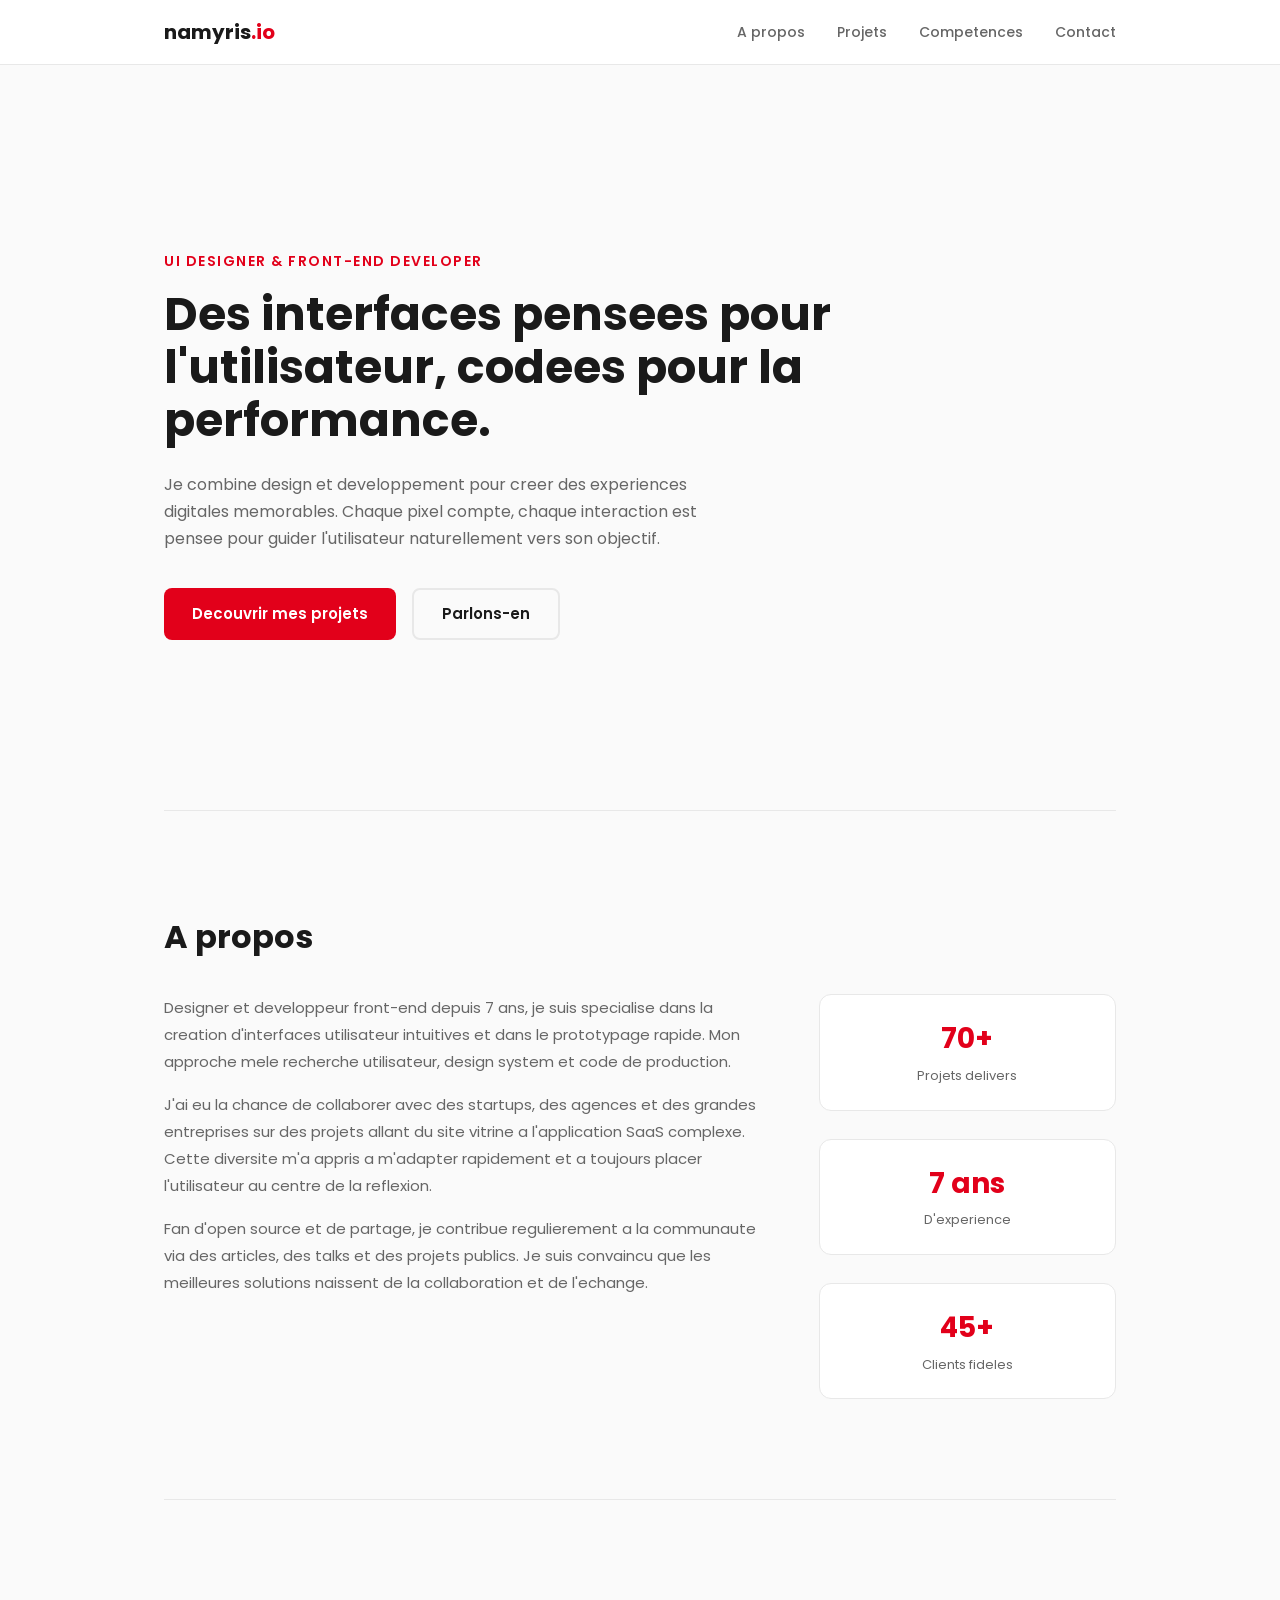
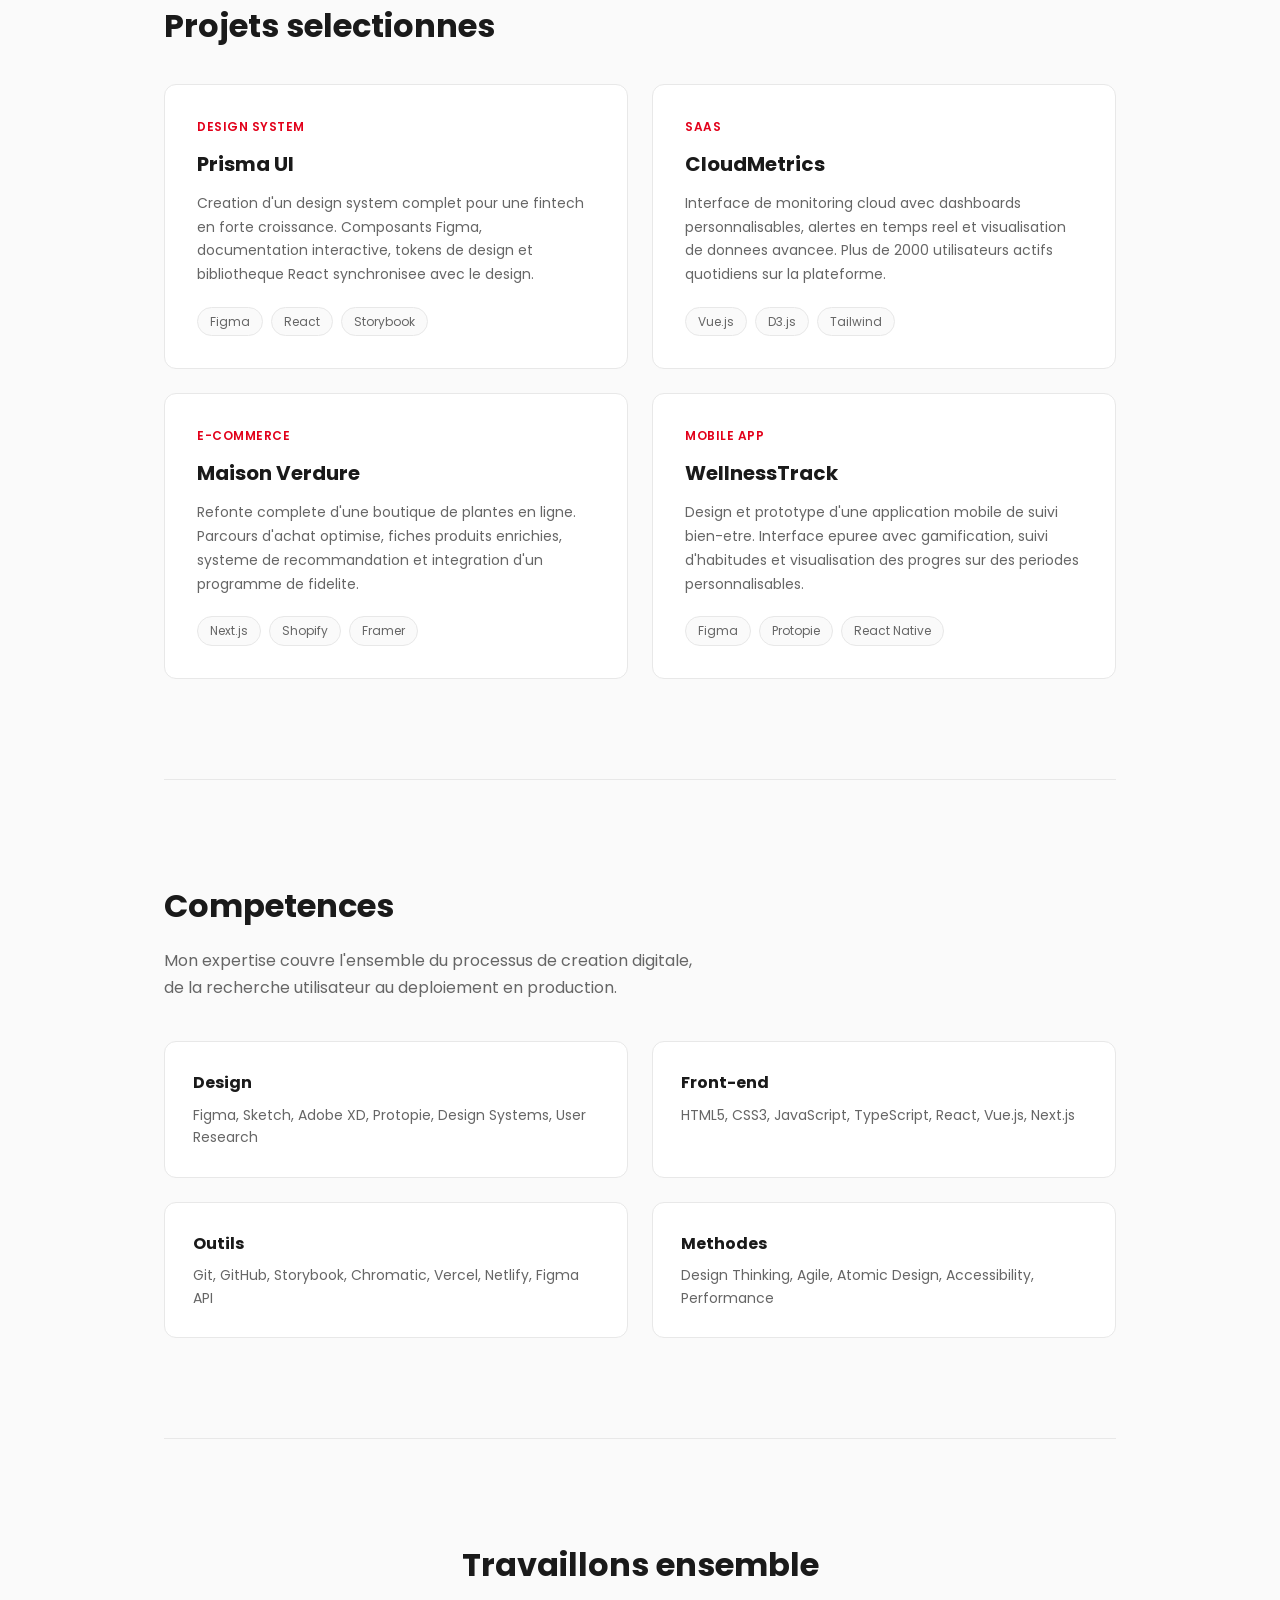
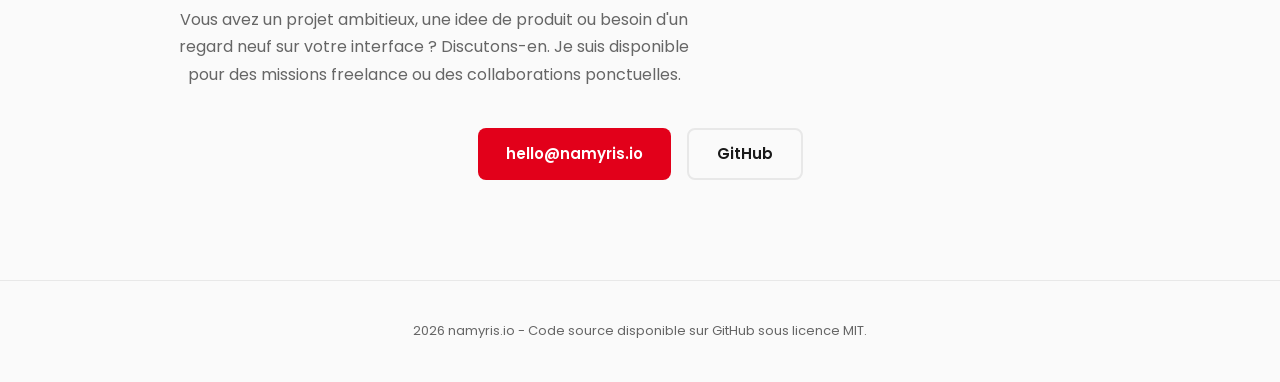
<file: portfolio/index.html>
<!DOCTYPE html>
<html lang="fr">
<head>
    <meta charset="utf-8">
    <meta name="viewport" content="width=device-width, initial-scale=1.0">
    <title>Namyris - UI Designer & Front-End Developer</title>
    <link rel="stylesheet" href="style.css">
    <link rel="preconnect" href="https://fonts.googleapis.com">
    <link href="https://fonts.googleapis.com/css2?family=Poppins:wght@400;500;600;700&display=swap" rel="stylesheet">
</head>
<body>

    <header>
        <nav>
            <a href="#" class="logo">namyris<span>.io</span></a>
            <ul>
                <li><a href="#about">A propos</a></li>
                <li><a href="#work">Projets</a></li>
                <li><a href="#skills">Competences</a></li>
                <li><a href="#contact">Contact</a></li>
            </ul>
        </nav>
    </header>

    <main>
        <section class="hero">
            <div class="hero-content">
                <p class="hero-tag">UI Designer & Front-End Developer</p>
                <h1>Des interfaces pensees pour l'utilisateur, codees pour la performance.</h1>
                <p class="hero-desc">Je combine design et developpement pour creer des experiences digitales memorables. Chaque pixel compte, chaque interaction est pensee pour guider l'utilisateur naturellement vers son objectif.</p>
                <div class="hero-cta">
                    <a href="#work" class="btn-primary">Decouvrir mes projets</a>
                    <a href="#contact" class="btn-secondary">Parlons-en</a>
                </div>
            </div>
        </section>

        <section id="about" class="section">
            <h2>A propos</h2>
            <div class="about-grid">
                <div class="about-text">
                    <p>Designer et developpeur front-end depuis 7 ans, je suis specialise dans la creation d'interfaces utilisateur intuitives et dans le prototypage rapide. Mon approche mele recherche utilisateur, design system et code de production.</p>
                    <p>J'ai eu la chance de collaborer avec des startups, des agences et des grandes entreprises sur des projets allant du site vitrine a l'application SaaS complexe. Cette diversite m'a appris a m'adapter rapidement et a toujours placer l'utilisateur au centre de la reflexion.</p>
                    <p>Fan d'open source et de partage, je contribue regulierement a la communaute via des articles, des talks et des projets publics. Je suis convaincu que les meilleures solutions naissent de la collaboration et de l'echange.</p>
                </div>
                <div class="about-stats">
                    <div class="stat">
                        <span class="stat-number">70+</span>
                        <span class="stat-label">Projets delivers</span>
                    </div>
                    <div class="stat">
                        <span class="stat-number">7 ans</span>
                        <span class="stat-label">D'experience</span>
                    </div>
                    <div class="stat">
                        <span class="stat-number">45+</span>
                        <span class="stat-label">Clients fideles</span>
                    </div>
                </div>
            </div>
        </section>

        <section id="work" class="section">
            <h2>Projets selectionnes</h2>
            <div class="projects-grid">
                <article class="project-card">
                    <div class="project-tag">Design System</div>
                    <h3>Prisma UI</h3>
                    <p>Creation d'un design system complet pour une fintech en forte croissance. Composants Figma, documentation interactive, tokens de design et bibliotheque React synchronisee avec le design.</p>
                    <div class="project-tech">
                        <span>Figma</span><span>React</span><span>Storybook</span>
                    </div>
                </article>
                <article class="project-card">
                    <div class="project-tag">SaaS</div>
                    <h3>CloudMetrics</h3>
                    <p>Interface de monitoring cloud avec dashboards personnalisables, alertes en temps reel et visualisation de donnees avancee. Plus de 2000 utilisateurs actifs quotidiens sur la plateforme.</p>
                    <div class="project-tech">
                        <span>Vue.js</span><span>D3.js</span><span>Tailwind</span>
                    </div>
                </article>
                <article class="project-card">
                    <div class="project-tag">E-commerce</div>
                    <h3>Maison Verdure</h3>
                    <p>Refonte complete d'une boutique de plantes en ligne. Parcours d'achat optimise, fiches produits enrichies, systeme de recommandation et integration d'un programme de fidelite.</p>
                    <div class="project-tech">
                        <span>Next.js</span><span>Shopify</span><span>Framer</span>
                    </div>
                </article>
                <article class="project-card">
                    <div class="project-tag">Mobile App</div>
                    <h3>WellnessTrack</h3>
                    <p>Design et prototype d'une application mobile de suivi bien-etre. Interface epuree avec gamification, suivi d'habitudes et visualisation des progres sur des periodes personnalisables.</p>
                    <div class="project-tech">
                        <span>Figma</span><span>Protopie</span><span>React Native</span>
                    </div>
                </article>
            </div>
        </section>

        <section id="skills" class="section">
            <h2>Competences</h2>
            <p class="section-desc">Mon expertise couvre l'ensemble du processus de creation digitale, de la recherche utilisateur au deploiement en production.</p>
            <div class="stack-grid">
                <div class="stack-item">
                    <strong>Design</strong>
                    <p>Figma, Sketch, Adobe XD, Protopie, Design Systems, User Research</p>
                </div>
                <div class="stack-item">
                    <strong>Front-end</strong>
                    <p>HTML5, CSS3, JavaScript, TypeScript, React, Vue.js, Next.js</p>
                </div>
                <div class="stack-item">
                    <strong>Outils</strong>
                    <p>Git, GitHub, Storybook, Chromatic, Vercel, Netlify, Figma API</p>
                </div>
                <div class="stack-item">
                    <strong>Methodes</strong>
                    <p>Design Thinking, Agile, Atomic Design, Accessibility, Performance</p>
                </div>
            </div>
        </section>

        <section id="contact" class="section">
            <h2>Travaillons ensemble</h2>
            <p class="section-desc">Vous avez un projet ambitieux, une idee de produit ou besoin d'un regard neuf sur votre interface ? Discutons-en. Je suis disponible pour des missions freelance ou des collaborations ponctuelles.</p>
            <div class="contact-links">
                <a href="mailto:hello@namyris.io" class="btn-primary">hello@namyris.io</a>
                <a href="https://github.com/Namyris" class="btn-secondary">GitHub</a>
            </div>
        </section>
    </main>

    <footer>
        <p>2026 namyris.io - Code source disponible sur GitHub sous licence MIT.</p>
    </footer>

</body>
</html>
</file>
<file: portfolio/style.css>
:root {
    --primary: #E2001A;
    --primary-dark: #C5001A;
    --text: #1a1a1a;
    --text-light: #666;
    --bg: #fafafa;
    --card: #fff;
    --border: #e8e8e8;
}

* { margin: 0; padding: 0; box-sizing: border-box; }
html { scroll-behavior: smooth; }

body {
    font-family: 'Poppins', -apple-system, BlinkMacSystemFont, sans-serif;
    color: var(--text);
    background: var(--bg);
    line-height: 1.6;
    -webkit-font-smoothing: antialiased;
}

header {
    position: fixed;
    top: 0;
    width: 100%;
    background: rgba(255,255,255,0.92);
    backdrop-filter: blur(12px);
    border-bottom: 1px solid var(--border);
    z-index: 100;
}

nav {
    max-width: 1000px;
    margin: 0 auto;
    padding: 16px 24px;
    display: flex;
    justify-content: space-between;
    align-items: center;
}

.logo {
    font-size: 20px;
    font-weight: 700;
    color: var(--text);
    text-decoration: none;
}

.logo span { color: var(--primary); }

nav ul { list-style: none; display: flex; gap: 32px; }

nav ul a {
    color: var(--text-light);
    text-decoration: none;
    font-size: 14px;
    font-weight: 500;
    transition: color 0.2s;
}

nav ul a:hover { color: var(--primary); }

main {
    max-width: 1000px;
    margin: 0 auto;
    padding: 0 24px;
}

.hero {
    min-height: 90vh;
    display: flex;
    align-items: center;
    padding-top: 80px;
}

.hero-tag {
    font-size: 14px;
    font-weight: 600;
    color: var(--primary);
    text-transform: uppercase;
    letter-spacing: 1.5px;
    margin-bottom: 16px;
}

.hero h1 {
    font-size: 46px;
    font-weight: 700;
    line-height: 1.15;
    margin-bottom: 24px;
    max-width: 680px;
}

.hero-desc {
    font-size: 16px;
    color: var(--text-light);
    max-width: 540px;
    margin-bottom: 36px;
    line-height: 1.7;
}

.hero-cta { display: flex; gap: 16px; }

.btn-primary {
    display: inline-block;
    background: var(--primary);
    color: #fff;
    padding: 14px 28px;
    border-radius: 8px;
    text-decoration: none;
    font-size: 15px;
    font-weight: 600;
    transition: background 0.2s;
}

.btn-primary:hover { background: var(--primary-dark); }

.btn-secondary {
    display: inline-block;
    border: 2px solid var(--border);
    color: var(--text);
    padding: 12px 28px;
    border-radius: 8px;
    text-decoration: none;
    font-size: 15px;
    font-weight: 600;
    transition: border-color 0.2s;
}

.btn-secondary:hover { border-color: var(--primary); color: var(--primary); }

.section { padding: 100px 0; border-top: 1px solid var(--border); }
.section h2 { font-size: 32px; font-weight: 700; margin-bottom: 16px; }

.section-desc {
    font-size: 16px;
    color: var(--text-light);
    max-width: 540px;
    margin-bottom: 40px;
    line-height: 1.7;
}

.about-grid { display: grid; grid-template-columns: 2fr 1fr; gap: 60px; margin-top: 32px; }

.about-text p { color: var(--text-light); margin-bottom: 16px; font-size: 15px; line-height: 1.8; }

.about-stats { display: flex; flex-direction: column; gap: 28px; }

.stat {
    text-align: center;
    padding: 22px;
    background: var(--card);
    border: 1px solid var(--border);
    border-radius: 12px;
}

.stat-number { display: block; font-size: 28px; font-weight: 700; color: var(--primary); }
.stat-label { font-size: 13px; color: var(--text-light); margin-top: 4px; }

.projects-grid { display: grid; grid-template-columns: 1fr 1fr; gap: 24px; margin-top: 32px; }

.project-card {
    background: var(--card);
    border: 1px solid var(--border);
    border-radius: 12px;
    padding: 32px;
    transition: box-shadow 0.2s;
}

.project-card:hover { box-shadow: 0 4px 20px rgba(0,0,0,0.06); }

.project-tag {
    font-size: 12px;
    font-weight: 600;
    color: var(--primary);
    text-transform: uppercase;
    letter-spacing: 0.5px;
    margin-bottom: 12px;
}

.project-card h3 { font-size: 20px; margin-bottom: 12px; }
.project-card p { font-size: 14px; color: var(--text-light); line-height: 1.7; margin-bottom: 20px; }

.project-tech { display: flex; gap: 8px; flex-wrap: wrap; }

.project-tech span {
    font-size: 12px;
    padding: 4px 12px;
    background: var(--bg);
    border: 1px solid var(--border);
    border-radius: 20px;
    color: var(--text-light);
}

.stack-grid { display: grid; grid-template-columns: 1fr 1fr; gap: 24px; margin-top: 32px; }

.stack-item {
    padding: 28px;
    background: var(--card);
    border: 1px solid var(--border);
    border-radius: 12px;
}

.stack-item strong { font-size: 16px; display: block; margin-bottom: 8px; }
.stack-item p { font-size: 14px; color: var(--text-light); line-height: 1.6; }

#contact { text-align: center; }
.contact-links { display: flex; justify-content: center; gap: 16px; }

footer {
    text-align: center;
    padding: 40px 24px;
    font-size: 13px;
    color: var(--text-light);
    border-top: 1px solid var(--border);
}

@media (max-width: 768px) {
    .hero h1 { font-size: 30px; }
    nav ul { display: none; }
    .about-grid { grid-template-columns: 1fr; gap: 32px; }
    .projects-grid { grid-template-columns: 1fr; }
    .stack-grid { grid-template-columns: 1fr; }
    .hero-cta { flex-direction: column; }
    .contact-links { flex-direction: column; align-items: center; }
}
</file>
